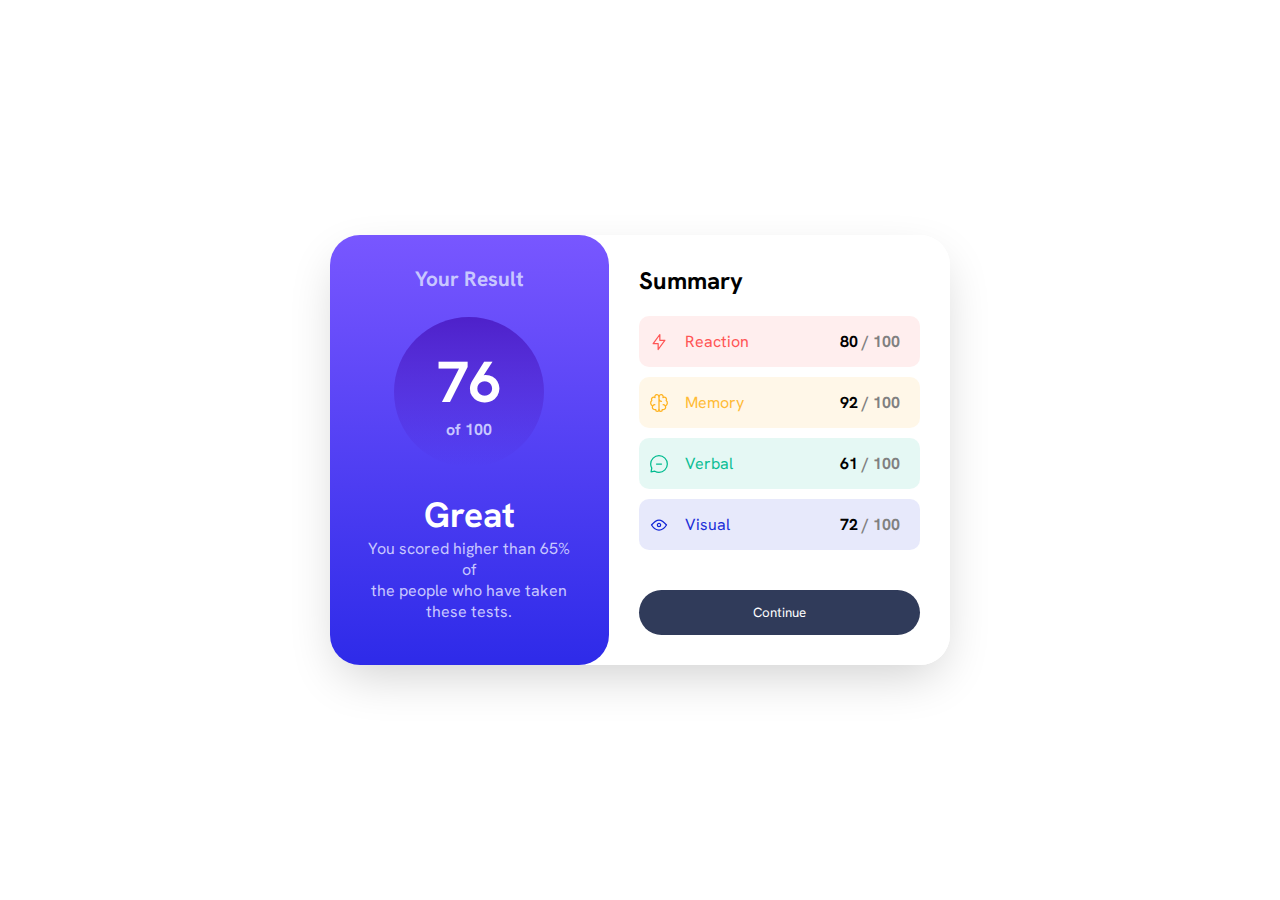
<file: index.html>
<!DOCTYPE html>
<html lang="en">
  <head>
    <!-- font -->
    <link rel="preconnect" href="https://fonts.googleapis.com" />
    <link rel="preconnect" href="https://fonts.gstatic.com" crossorigin />
    <link
      href="https://fonts.googleapis.com/css2?family=Hanken+Grotesk:wght@500;700;800&display=swap"
      rel="stylesheet"
    />

    <!-- font  -->
    <meta charset="UTF-8" />
    <meta name="viewport" content="width=device-width, initial-scale=1.0" />
    <link
      rel="icon"
      type="image/x-icon"
      href="/assets/images/favicon-32x32.png"
    />

    <!-- CSS -->
    <link rel="stylesheet" href="style.css" />
    <title>Result Page</title>
  </head>
  <body>
    <div class="main">
      <section class="main__scoreSection">
        <h1>Your Result</h1>
        <div class="scoreSection__scoresContainer">
          <div class="scoresContainer__content">
            <h1>76</h1>
            <h6>of 100</h6>
          </div>
        </div>
        <h2>Great</h2>
        <p>
          You scored higher than 65% of<br />
          the people who have taken<br />
          these tests.
        </p>
      </section>
      <section class="main__summarySection">
        <h1>Summary</h1>
        <ul>
          <li>
            <div class="content__container" id="reaction">
              <div class="content__containerIMGNAME">
                <img src="/assets/images/icon-reaction.svg" />
                <p id="reaction_text">Reaction</p>
              </div>
              <p class="content__containerScore">
                80 <span class="outOfScore">/ 100</span>
              </p>
            </div>
          </li>
          <li>
            <div class="content__container" id="memory">
              <div class="content__containerIMGNAME">
                <img src="/assets/images/icon-memory.svg" />
                <p id="memory_text">Memory</p>
              </div>
              <p class="content__containerScore">
                92 <span class="outOfScore">/ 100</span>
              </p>
            </div>
          </li>
          <li>
            <div class="content__container" id="verbal">
              <div class="content__containerIMGNAME">
                <img src="/assets/images/icon-verbal.svg" />
                <p id="verbal_text">Verbal</p>
              </div>
              <p class="content__containerScore">
                61 <span class="outOfScore">/ 100</span>
              </p>
            </div>
          </li>
          <li>
            <div class="content__container" id="visual">
              <div class="content__containerIMGNAME">
                <img src="/assets/images/icon-visual.svg" />
                <p id="visual_text">Visual</p>
              </div>
              <p class="content__containerScore">
                72 <span class="outOfScore">/ 100</span>
              </p>
            </div>
          </li>
        </ul>
        <button class="main__summarySectionButton">Continue</button>
      </section>
    </div>
  </body>
</html>
</file>
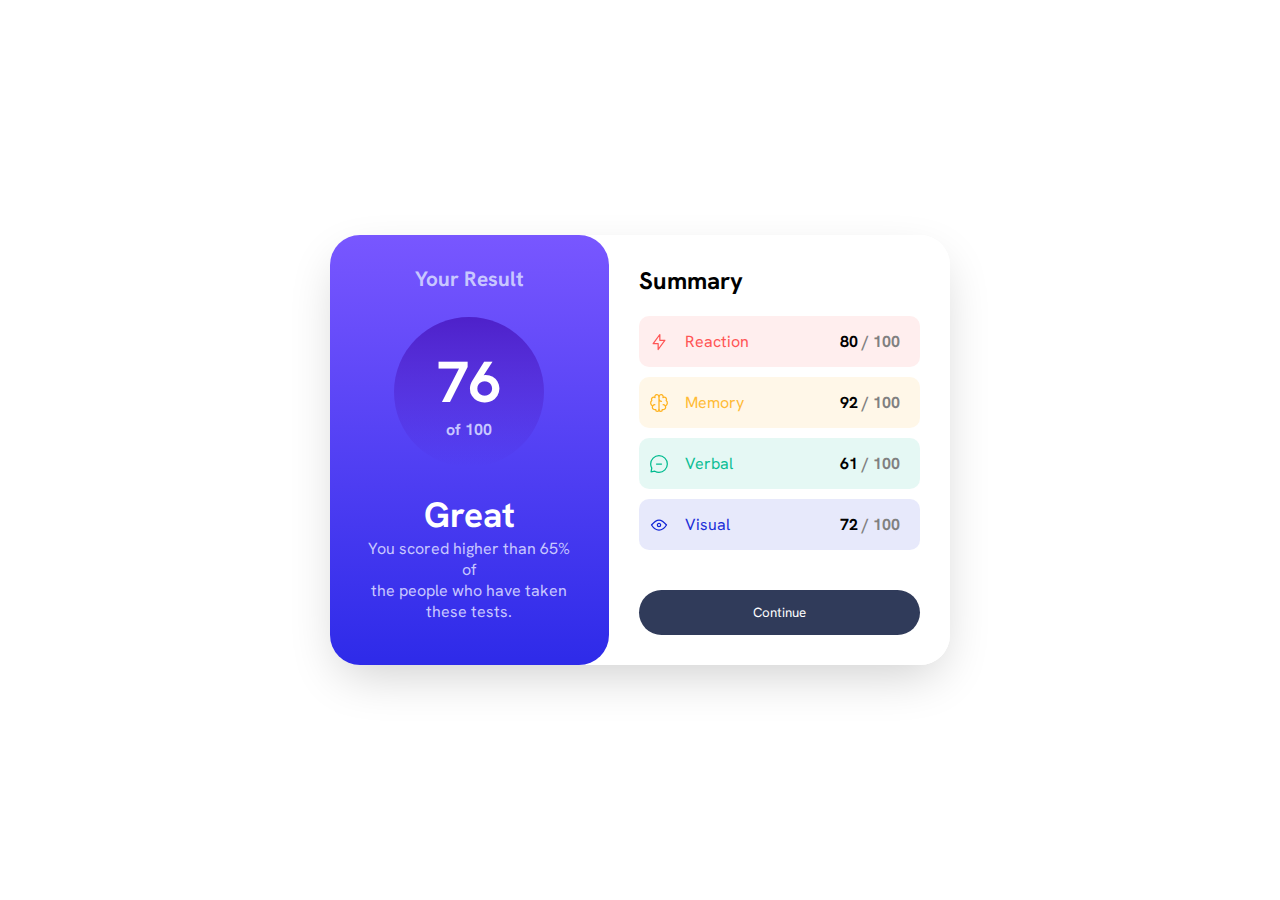
<file: pages/index.html>
<!DOCTYPE html>
<html lang="en">
  <head>
    <!-- font -->
    <link rel="preconnect" href="https://fonts.googleapis.com" />
    <link rel="preconnect" href="https://fonts.gstatic.com" crossorigin />
    <link
      href="https://fonts.googleapis.com/css2?family=Hanken+Grotesk:wght@500;700;800&display=swap"
      rel="stylesheet"
    />

    <!-- font  -->
    <meta charset="UTF-8" />
    <meta name="viewport" content="width=device-width, initial-scale=1.0" />
    <link
      rel="icon"
      type="image/x-icon"
      href="/assets/images/favicon-32x32.png"
    />

    <!-- CSS -->
    <link rel="stylesheet" href="/styles/style.css" />
    <title>Result Page</title>
  </head>
  <body>
    <div class="main">
      <section class="main__scoreSection">
        <h1>Your Result</h1>
        <div class="scoreSection__scoresContainer">
          <div class="scoresContainer__content">
            <h1>76</h1>
            <h6>of 100</h6>
          </div>
        </div>
        <h2>Great</h2>
        <p>
          You scored higher than 65% of<br />
          the people who have taken<br />
          these tests.
        </p>
      </section>
      <section class="main__summarySection">
        <h1>Summary</h1>
        <ul>
          <li>
            <div class="content__container" id="reaction">
              <div class="content__containerIMGNAME">
                <img src="/assets/images/icon-reaction.svg" />
                <p id="reaction_text">Reaction</p>
              </div>
              <p class="content__containerScore">
                80 <span class="outOfScore">/ 100</span>
              </p>
            </div>
          </li>
          <li>
            <div class="content__container" id="memory">
              <div class="content__containerIMGNAME">
                <img src="/assets/images/icon-memory.svg" />
                <p id="memory_text">Memory</p>
              </div>
              <p class="content__containerScore">
                92 <span class="outOfScore">/ 100</span>
              </p>
            </div>
          </li>
          <li>
            <div class="content__container" id="verbal">
              <div class="content__containerIMGNAME">
                <img src="/assets/images/icon-verbal.svg" />
                <p id="verbal_text">Verbal</p>
              </div>
              <p class="content__containerScore">
                61 <span class="outOfScore">/ 100</span>
              </p>
            </div>
          </li>
          <li>
            <div class="content__container" id="visual">
              <div class="content__containerIMGNAME">
                <img src="/assets/images/icon-visual.svg" />
                <p id="visual_text">Visual</p>
              </div>
              <p class="content__containerScore">
                72 <span class="outOfScore">/ 100</span>
              </p>
            </div>
          </li>
        </ul>
        <button class="main__summarySectionButton">Continue</button>
      </section>
    </div>
  </body>
</html>
</file>
<file: style.css>
*{
    box-sizing: border-box;
    margin: 0;
    padding: 0;
    font-family: 'Hanken Grotesk', sans-serif;
}

body{
    min-height: 100vh;
    display: grid;
    place-items: center;
}

.main{
    border-radius: 30px;
    box-shadow: rgba(0, 0, 0, 0.2) 0px 18px 50px -10px;
    width: 620px;
    background-color: hsl(0, 0%, 100%);
    display: flex;
}


/* score section */
.main__scoreSection{
   width: 80%;
   background-image: linear-gradient(hsl(252, 100%, 67%),hsl(241, 81%, 54%));
   padding: 30px;
   border-radius: 30px;
}

.main__scoreSection > h1{
    text-align: center;
    font-size: 1.3rem;
    color: hsl(241, 100%, 89%); 
}

.scoreSection__scoresContainer{
    margin: 25px auto;
    display: grid;
    place-items: center;
    background-image: linear-gradient(hsla(256, 72%, 46%, 1),hsla(241, 72%, 46%, 0));
    width: 150px;
    height: 150px;
    border-radius: 50%;

}

.scoresContainer__content > h1{
    text-align: center;
   font-size: 3rem;
   color: hsl(0, 0%, 100%) ;
}

.scoresContainer__content > h6{
    text-align: center;
    font-size: 1rem;
    color:hsl(241, 100%, 89%);
 }

.scoresContainer__content > h1{
    font-size:3.6rem;
    color: hsl(0, 0%, 100%);
}

.scoresContainer__content > p{
    font-size: 1rem;
    color: hsl(221, 100%, 96%);
}


.main__scoreSection > h2{
    text-align: center;
    font-size:2.2rem;
    color: hsl(0, 0%, 100%) ;
}

.main__scoreSection >p{
    text-align: center;
    font-size:1rem;
    color: hsl(241, 100%, 89%);
}

/* score section */

/* summary section */

.main__summarySection{
    padding: 30px;
    border-radius: 30px;
    background-color: hsl(0, 0%, 100%);  
    width: 100%; 
}

ul{
    list-style: none;
}

.content__container{
    padding: 15px 10px;
    margin-bottom: 10px;
    border-radius: 10px;
    max-width: 100%;
    display: flex;
    justify-content: space-between;
    align-items: center;
}

.main__summarySection > h1{
    font-size: 1.5rem;
    margin-bottom: 20px;
}

.content__containerIMGNAME{
   
    display: flex;
    align-items: center;
}

.content__containerIMGNAME > img{
  margin-right: 16px;
}

#reaction{
    background-color: hsla(0, 100%, 67%,0.1);
}

#reaction_text{
    color: #ff5555;
}

#memory{
    background-color: hsla(39, 100%, 56%,0.1);
}

#memory_text{
    color: #FFBB36;
}
#verbal{
    background-color: hsla(166, 100%, 37%,0.1);
}
#verbal_text{
    color: #0CBE94;
}
#visual{
    background-color: hsla(234, 85%, 45%,0.1);
}
#visual_text{
    color: #1B2ED8;
}

.content__containerScore{
    margin-right: 10px;
    font-weight: 700;
}


.outOfScore{
    color: hsl(0, 0%, 50%);
}


.main__summarySectionButton{
    margin-top: 30px;
    color: hsl(0, 0%, 100%);
width: 100%;
border-radius: 30px;
height: 45px;
background-color: hsl(224, 30%, 27%);
border: none;
}
/* summary section */



/* // mobile responsive max width 600 */ 

@media only screen and (max-width:600px) {

    .main{
        border-radius: 0;
        width: 100%;
        display: flex;
        flex-direction: column;
    }
    .main__scoreSection{
        width: 100%;
        background-image: linear-gradient(hsl(252, 100%, 67%),hsl(241, 81%, 54%));
        padding: 30px;
        border-top-left-radius: 0;
        border-top-right-radius: 0;
        border-bottom-left-radius: 30px;
        border-bottom-right-radius: 30px;
     }
     .main__summarySection{
        padding: 30px;
   
        background-color: hsl(0, 0%, 100%);  
        width: 100%; 
    }
}
</file>
<file: styles/style.css>
*{
    box-sizing: border-box;
    margin: 0;
    padding: 0;
    font-family: 'Hanken Grotesk', sans-serif;
}

body{
    min-height: 100vh;
    display: grid;
    place-items: center;
}

.main{
    border-radius: 30px;
    box-shadow: rgba(0, 0, 0, 0.2) 0px 18px 50px -10px;
    width: 620px;
    background-color: hsl(0, 0%, 100%);
    display: flex;
}


/* score section */
.main__scoreSection{
   width: 80%;
   background-image: linear-gradient(hsl(252, 100%, 67%),hsl(241, 81%, 54%));
   padding: 30px;
   border-radius: 30px;
}

.main__scoreSection > h1{
    text-align: center;
    font-size: 1.3rem;
    color: hsl(241, 100%, 89%); 
}

.scoreSection__scoresContainer{
    margin: 25px auto;
    display: grid;
    place-items: center;
    background-image: linear-gradient(hsla(256, 72%, 46%, 1),hsla(241, 72%, 46%, 0));
    width: 150px;
    height: 150px;
    border-radius: 50%;

}

.scoresContainer__content > h1{
    text-align: center;
   font-size: 3rem;
   color: hsl(0, 0%, 100%) ;
}

.scoresContainer__content > h6{
    text-align: center;
    font-size: 1rem;
    color:hsl(241, 100%, 89%);
 }

.scoresContainer__content > h1{
    font-size:3.6rem;
    color: hsl(0, 0%, 100%);
}

.scoresContainer__content > p{
    font-size: 1rem;
    color: hsl(221, 100%, 96%);
}


.main__scoreSection > h2{
    text-align: center;
    font-size:2.2rem;
    color: hsl(0, 0%, 100%) ;
}

.main__scoreSection >p{
    text-align: center;
    font-size:1rem;
    color: hsl(241, 100%, 89%);
}

/* score section */

/* summary section */

.main__summarySection{
    padding: 30px;
    border-radius: 30px;
    background-color: hsl(0, 0%, 100%);  
    width: 100%; 
}

ul{
    list-style: none;
}

.content__container{
    padding: 15px 10px;
    margin-bottom: 10px;
    border-radius: 10px;
    max-width: 100%;
    display: flex;
    justify-content: space-between;
    align-items: center;
}

.main__summarySection > h1{
    font-size: 1.5rem;
    margin-bottom: 20px;
}

.content__containerIMGNAME{
   
    display: flex;
    align-items: center;
}

.content__containerIMGNAME > img{
  margin-right: 16px;
}

#reaction{
    background-color: hsla(0, 100%, 67%,0.1);
}

#reaction_text{
    color: #ff5555;
}

#memory{
    background-color: hsla(39, 100%, 56%,0.1);
}

#memory_text{
    color: #FFBB36;
}
#verbal{
    background-color: hsla(166, 100%, 37%,0.1);
}
#verbal_text{
    color: #0CBE94;
}
#visual{
    background-color: hsla(234, 85%, 45%,0.1);
}
#visual_text{
    color: #1B2ED8;
}

.content__containerScore{
    margin-right: 10px;
    font-weight: 700;
}


.outOfScore{
    color: hsl(0, 0%, 50%);
}


.main__summarySectionButton{
    margin-top: 30px;
    color: hsl(0, 0%, 100%);
width: 100%;
border-radius: 30px;
height: 45px;
background-color: hsl(224, 30%, 27%);
border: none;
}
/* summary section */



/* // mobile responsive max width 600 */ 

@media only screen and (max-width:600px) {

    .main{
        border-radius: 0;
        width: 100%;
        display: flex;
        flex-direction: column;
    }
    .main__scoreSection{
        width: 100%;
        background-image: linear-gradient(hsl(252, 100%, 67%),hsl(241, 81%, 54%));
        padding: 30px;
        border-top-left-radius: 0;
        border-top-right-radius: 0;
        border-bottom-left-radius: 30px;
        border-bottom-right-radius: 30px;
     }
     .main__summarySection{
        padding: 30px;
   
        background-color: hsl(0, 0%, 100%);  
        width: 100%; 
    }
}
</file>
